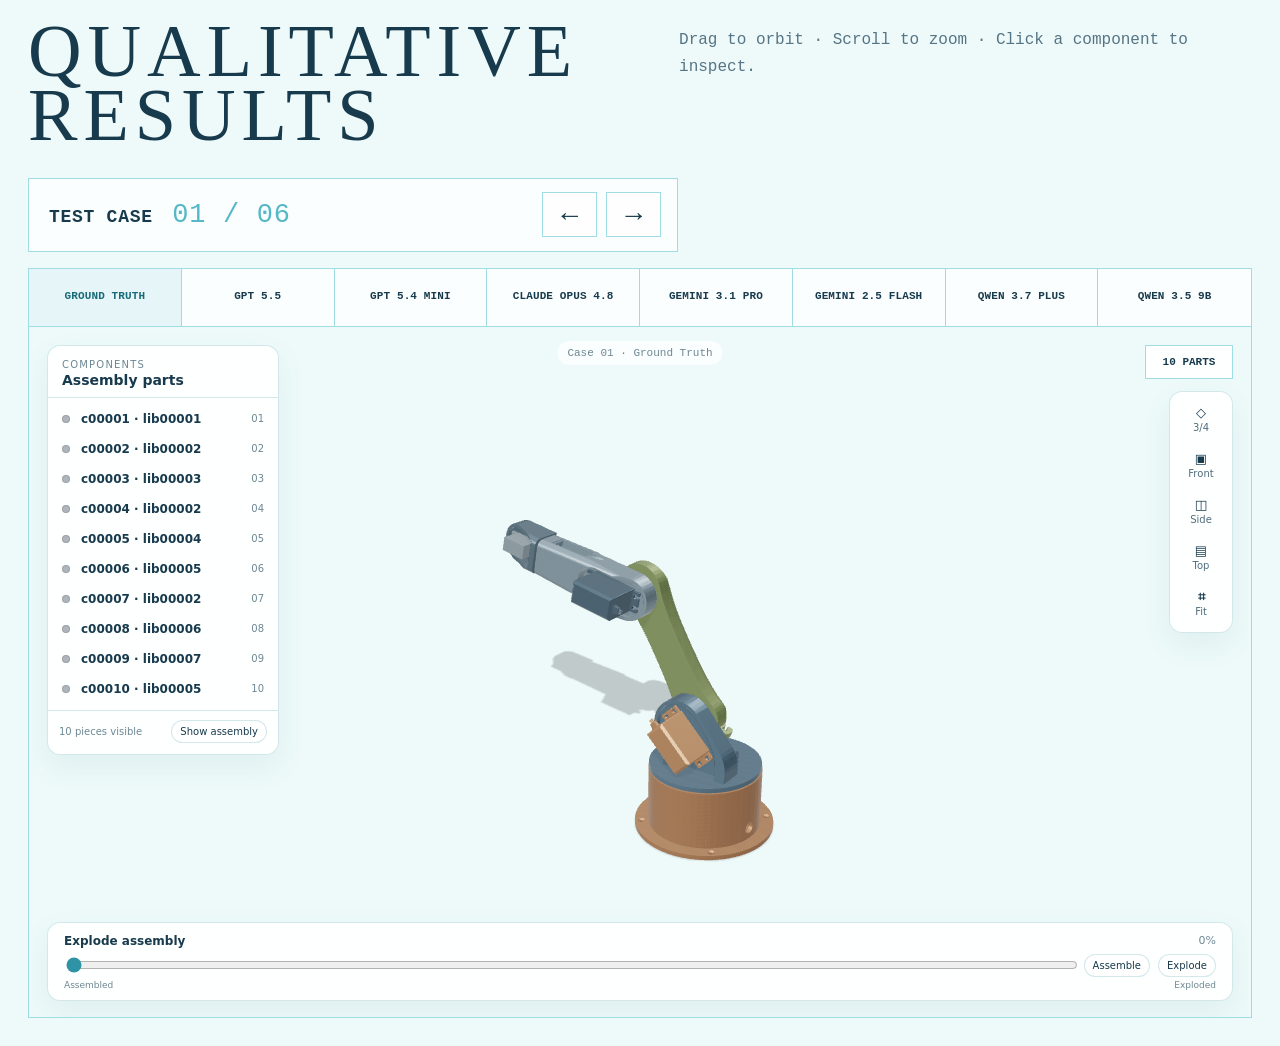
<file: public/media/qualitative_3d/index.html>
<!doctype html>
<html lang="en">
<head>
  <meta charset="utf-8" />
  <meta name="viewport" content="width=device-width, initial-scale=1" />
  <title>Qualitative Results · Single View</title>
  <link rel="stylesheet" href="style.css" />
  <script>
    window.addEventListener('message', event => {
      if (event.source !== parent || event.data?.type !== 'omnicad-viewer-theme') return;
      document.documentElement.classList.toggle('omnicad-host-dark', event.data.dark);
      document.documentElement.style.setProperty('--page-bg', event.data.background);
    });
    if (window.parent !== window) {
      document.documentElement.classList.add('embedded');
      parent.postMessage({type:'omnicad-viewer-ready'}, '*');
      document.addEventListener('DOMContentLoaded', () => {
        const notify = () => {
          const frame = document.querySelector('.result-frame');
          if (frame) parent.postMessage({type:'omnicad-viewer-height', height:Math.ceil(frame.getBoundingClientRect().bottom + 2)}, '*');
        };
        new ResizeObserver(notify).observe(document.querySelector('.page-shell'));
        notify();
      });
    }
    try {
      if (window.parent !== window) {
        document.documentElement.classList.add('embedded');
        const sync = () => {
          document.documentElement.classList.toggle('omnicad-host-dark', !parent.document.body.classList.contains('bright'));
          const section = parent.document.getElementById('showcase');
          if (section) document.documentElement.style.setProperty('--page-bg', parent.getComputedStyle(section).backgroundColor);
        };
        sync();
        new MutationObserver(sync).observe(parent.document.body, {attributes:true, attributeFilter:['class']});
      }
    } catch (error) { console.warn('Viewer theme sync unavailable', error); }
  </script>
</head>
<body>
  <main class="page-shell">
    <header class="page-header">
      <h1>QUALITATIVE<br />RESULTS</h1>
      <p class="page-instruction">Drag to orbit · Scroll to zoom · Click a component to inspect.</p>
    </header>

    <section class="case-nav" aria-label="Test case navigation">
      <div class="case-label">TEST CASE <span id="caseCount">01 / 06</span></div>
      <div class="case-actions">
        <button id="prevCase" type="button" aria-label="Previous test case">←</button>
        <button id="nextCase" type="button" aria-label="Next test case">→</button>
      </div>
    </section>

    <section class="result-frame" aria-label="Selected qualitative result">
      <div id="modelTabs" class="model-tabs" role="tablist" aria-label="Model result source">
        <button class="model-tab active" data-model="gt" type="button" role="tab" aria-selected="true">GROUND TRUTH</button>
        <button class="model-tab" data-model="gpt55" type="button" role="tab" aria-selected="false">GPT 5.5</button>
        <button class="model-tab" data-model="gpt54mini" type="button" role="tab" aria-selected="false">GPT 5.4 MINI</button>
        <button class="model-tab" data-model="claude48" type="button" role="tab" aria-selected="false">CLAUDE OPUS 4.8</button>
        <button class="model-tab" data-model="gemini31" type="button" role="tab" aria-selected="false">GEMINI 3.1 PRO</button>
        <button class="model-tab" data-model="gemini25" type="button" role="tab" aria-selected="false">GEMINI 2.5 FLASH</button>
        <button class="model-tab" data-model="qwen37" type="button" role="tab" aria-selected="false">QWEN 3.7 PLUS</button>
        <button class="model-tab" data-model="qwen35" type="button" role="tab" aria-selected="false">QWEN 3.5 9B</button>
      </div>

      <div id="viewerStage" class="viewer-stage">
        <div id="viewport"></div>
        <div id="status" class="status">Case 01 · Ground Truth</div>
        <div id="partsChip" class="parts-chip">10 PARTS</div>
        <div id="noOutput" class="no-output" aria-live="polite">NO OUTPUT</div>

        <aside class="panel parts-panel">
          <div class="panel-head">
            <div class="panel-kicker">Components</div>
            <div class="panel-title">Assembly parts</div>
          </div>
          <div id="partsList" class="parts-list"></div>
          <div class="panel-foot">
            <span id="visibleCount" class="small">0 pieces visible</span>
            <button id="clearSelection" class="tiny-btn" type="button">Show assembly</button>
          </div>
        </aside>

        <aside class="panel camera-panel" aria-label="Camera views">
          <button class="cam-btn" data-view="perspective" type="button"><strong>◇</strong>3/4</button>
          <button class="cam-btn" data-view="front" type="button"><strong>▣</strong>Front</button>
          <button class="cam-btn" data-view="side" type="button"><strong>◫</strong>Side</button>
          <button class="cam-btn" data-view="top" type="button"><strong>▤</strong>Top</button>
          <button class="cam-btn" data-view="fit" type="button"><strong>⌗</strong>Fit</button>
        </aside>

        <section id="dock" class="dock" aria-label="Explosion control">
          <div class="dock-top">
            <span class="dock-title">Explode assembly</span>
            <span id="explodeValue" class="dock-value">0%</span>
          </div>
          <div class="range-row">
            <input id="explodeRange" type="range" min="0" max="100" value="0" step="1" />
            <button id="assembleBtn" class="dock-btn" type="button">Assemble</button>
            <button id="explodeBtn" class="dock-btn" type="button">Explode</button>
          </div>
          <div class="dock-labels"><span>Assembled</span><span>Exploded</span></div>
        </section>

        <div id="loading" class="loading">
          <div class="loader-card">
            <div class="loader-ring"></div>
            <div id="loaderText" class="loader-text">Loading qualitative result…</div>
          </div>
        </div>

        <div id="errorBox" class="error">
          <h2>Unable to load the result assets</h2>
          <p id="errorText">The selected model could not be loaded. Please reload the page and try again.</p>
        </div>
      </div>
    </section>
  </main>

  <script src="viewer-source.js?v=viewer-v6"></script>
  <script src="viewer-runtime.js?v=viewer-v6" onerror="document.getElementById('loading').classList.add('done'); document.getElementById('errorText').textContent='Unable to read viewer-runtime.js'; document.getElementById('errorBox').classList.add('visible');"></script>
</body>
</html>
</file>
<file: public/media/qualitative_3d/style.css>
:root {
  color-scheme: light;
  --page-bg: #eefafa;
  --ink: #173a4c;
  --muted: #6d8793;
  --line: #9fdde4;
  --line-soft: rgba(74,157,170,.24);
  --accent: #55b8c7;
  --accent-strong: #2e94a5;
  --accent-soft: rgba(85,184,199,.13);
  --shadow: 0 12px 30px rgba(55,103,111,.08);
  font-family: Georgia, 'Times New Roman', serif;
}
* { box-sizing: border-box; }
html, body { margin: 0; width: 100%; min-height: 100%; background: var(--page-bg); color: var(--ink); }
html.embedded .page-header { display: none; }
html.embedded .page-shell { min-height: 0; padding: 0; }
html.embedded .case-nav { margin-top: 0; }
html.omnicad-host-dark {
  color-scheme: dark;
  --page-bg: #020b10;
  --ink: #d9f8ff;
  --muted: #92adbd;
  --line: #31576a;
  --line-soft: #31576a;
  --accent: #3ee8ff;
  --accent-strong: #3ee8ff;
  --accent-soft: #123647;
}
html.omnicad-host-dark .case-nav,
html.omnicad-host-dark .case-actions button,
html.omnicad-host-dark .model-tabs,
html.omnicad-host-dark .result-frame,
html.omnicad-host-dark .panel,
html.omnicad-host-dark .parts-chip,
html.omnicad-host-dark .status,
html.omnicad-host-dark .dock,
html.omnicad-host-dark .loader-card,
html.omnicad-host-dark .no-output { background: var(--page-bg); color: var(--ink); }
html.omnicad-host-dark .model-tab.active,
html.omnicad-host-dark .part-btn.active { color: var(--accent); }
html.omnicad-host-dark .cam-btn,
html.omnicad-host-dark .dock-value,
html.omnicad-host-dark .part-lib,
html.omnicad-host-dark .small,
html.omnicad-host-dark .dock-labels { color: var(--muted); }
html.omnicad-host-dark .tiny-btn,
html.omnicad-host-dark .dock-btn,
html.omnicad-host-dark .cam-btn:hover { background: var(--accent-soft); color: var(--ink); border-color: var(--line); }
body { overflow-x: hidden; }
button, input { font: inherit; }
button { color: inherit; }
.page-shell { width: 100%; min-height: 100vh; padding: 20px 28px 28px; }
.page-header { display: grid; grid-template-columns: minmax(420px,1fr) minmax(420px,.95fr); gap: 48px; align-items: start; }
.page-header h1 { margin: 0; font-size: clamp(54px,5.8vw,92px); line-height: .86; font-weight: 400; letter-spacing: .08em; }
.page-instruction { margin: 7px 0 0; font-family: ui-monospace,SFMono-Regular,Menlo,monospace; font-size: clamp(14px,1.25vw,21px); line-height: 1.7; color: #557484; }
.case-nav { width: min(650px,54vw); height: 74px; margin-top: 30px; border: 1px solid var(--line); background: rgba(255,255,255,.78); display: flex; align-items: center; justify-content: space-between; padding: 0 16px 0 20px; }
.case-label { font-family: ui-monospace,SFMono-Regular,Menlo,monospace; font-weight: 700; letter-spacing: .04em; font-size: 18px; }
.case-label span { color: var(--accent); font-weight: 400; font-size: 27px; margin-left: 8px; }
.case-actions { display: flex; gap: 9px; }
.case-actions button { width: 55px; height: 45px; background: rgba(255,255,255,.72); border: 1px solid var(--line); font-size: 28px; cursor: pointer; }
.case-actions button:hover { background: var(--accent-soft); }
.result-frame { margin-top: 16px; border: 1px solid var(--line); background: rgba(255,255,255,.45); min-height: 650px; }
.model-tabs { min-height: 58px; display: grid; grid-template-columns: repeat(8,minmax(0,1fr)); border-bottom: 1px solid var(--line); background: rgba(255,255,255,.62); }
.model-tab { min-width: 0; padding: 10px 8px; border: 0; border-right: 1px solid var(--line); background: transparent; display: grid; place-items: center; font-family: ui-monospace,SFMono-Regular,Menlo,monospace; font-weight: 700; font-size: 11px; line-height: 1.25; letter-spacing: .01em; cursor: pointer; }
.model-tab:last-child { border-right: 0; }
.model-tab:hover { background: rgba(85,184,199,.08); }
.model-tab.active { background: var(--accent-soft); color: #176b79; }
.viewer-stage { position: relative; height: min(66vw,690px); min-height: 560px; overflow: hidden; background: var(--page-bg); }
#viewport { position: absolute; inset: 0; background: var(--page-bg); }
#viewport canvas { display: block; width: 100%; height: 100%; outline: none; }
.status { position: absolute; z-index: 5; left: 50%; top: 14px; transform: translateX(-50%); font: 11px ui-monospace,SFMono-Regular,Menlo,monospace; color: var(--muted); background: rgba(255,255,255,.76); padding: 6px 10px; border-radius: 999px; pointer-events: none; }
.parts-chip { position: absolute; z-index: 8; right: 18px; top: 18px; min-width: 88px; height: 34px; padding: 0 10px; border: 1px solid var(--line); background: rgba(255,255,255,.9); display: grid; place-items: center; font: 700 11px ui-monospace,SFMono-Regular,Menlo,monospace; }
.panel { position: absolute; z-index: 8; background: rgba(255,255,255,.92); border: 1px solid var(--line-soft); backdrop-filter: blur(14px); box-shadow: var(--shadow); border-radius: 13px; font-family: Inter,ui-sans-serif,system-ui,sans-serif; }
.parts-panel { left: 18px; top: 18px; width: 232px; max-height: calc(100% - 122px); overflow: hidden; }
.panel-head { padding: 13px 14px 9px; border-bottom: 1px solid var(--line-soft); }
.panel-kicker { font-size: 10px; color: var(--muted); letter-spacing: .12em; text-transform: uppercase; }
.panel-title { font-size: 14px; font-weight: 700; margin-top: 2px; }
.parts-list { padding: 6px; overflow: auto; max-height: 390px; }
.part-btn { width: 100%; border: 0; background: transparent; border-radius: 8px; padding: 8px; display: grid; grid-template-columns: 11px minmax(0,1fr) auto; gap: 8px; align-items: center; text-align: left; cursor: pointer; }
.part-btn:hover { background: rgba(23,58,76,.05); }
.part-btn.active { background: var(--accent-soft); color: #176b79; }
.part-dot { width: 8px; height: 8px; border-radius: 50%; background: #aeb5bd; box-shadow: inset 0 0 0 1px rgba(0,0,0,.12); }
.part-name { font-size: 12px; font-weight: 650; overflow: hidden; text-overflow: ellipsis; white-space: nowrap; }
.part-lib { font-size: 10px; color: var(--muted); }
.panel-foot { padding: 9px 11px 11px; border-top: 1px solid var(--line-soft); display: flex; justify-content: space-between; align-items: center; gap: 8px; }
.small { font-size: 10px; color: var(--muted); }
.tiny-btn,.dock-btn { border: 1px solid var(--line-soft); background: white; border-radius: 999px; padding: 5px 8px; font-size: 10px; cursor: pointer; }
.camera-panel { right: 18px; top: 64px; padding: 7px; display: grid; gap: 4px; }
.cam-btn { width: 48px; height: 42px; border: 1px solid transparent; background: transparent; border-radius: 8px; cursor: pointer; font-size: 10px; color: #506d7b; font-family: Inter,ui-sans-serif,system-ui,sans-serif; }
.cam-btn:hover { background: white; border-color: var(--line-soft); }
.cam-btn strong { display: block; font-size: 13px; line-height: 1; margin-bottom: 3px; color: var(--ink); }
.dock { position: absolute; z-index: 9; left: 18px; right: 18px; bottom: 16px; padding: 11px 16px 10px; background: rgba(255,255,255,.94); border: 1px solid var(--line-soft); border-radius: 13px; backdrop-filter: blur(14px); box-shadow: var(--shadow); font-family: Inter,ui-sans-serif,system-ui,sans-serif; }
.dock-top { display: flex; justify-content: space-between; align-items: center; }
.dock-title { font-size: 12px; font-weight: 700; }
.dock-value { font-size: 11px; color: var(--muted); }
.range-row { margin-top: 6px; display: grid; grid-template-columns: 1fr auto auto; gap: 8px; align-items: center; }
input[type='range'] { width: 100%; accent-color: var(--accent-strong); }
.dock-labels { display: flex; justify-content: space-between; margin-top: 3px; font-size: 9px; color: var(--muted); }
.no-output { position: absolute; z-index: 12; inset: 0; display: none; place-items: center; background: rgba(238,250,250,.96); font: 900 clamp(28px,3vw,52px) ui-monospace,SFMono-Regular,Menlo,monospace; letter-spacing: .18em; color: #54707e; }
.viewer-stage.no-output-state .no-output { display: grid; }
.viewer-stage.no-output-state .parts-panel,.viewer-stage.no-output-state .camera-panel,.viewer-stage.no-output-state .dock,.viewer-stage.no-output-state .parts-chip,.viewer-stage.no-output-state .status { display: none !important; }
.loading { position: absolute; z-index: 20; inset: 0; display: grid; place-items: center; background: var(--page-bg); transition: opacity .25s ease; }
.loading.done { display: none; opacity: 0; pointer-events: none; }
.loader-card { text-align: center; font-family: Inter,ui-sans-serif,system-ui,sans-serif; }
.loader-ring { width: 28px; height: 28px; margin: 0 auto 10px; border-radius: 50%; border: 2px solid var(--line-soft); border-top-color: var(--accent-strong); animation: spin .8s linear infinite; }
.loader-text { font-size: 12px; color: var(--muted); }
@keyframes spin { to { transform: rotate(360deg); } }
.error { position: absolute; z-index: 30; left: 50%; top: 50%; transform: translate(-50%,-50%); display: none; width: min(520px,calc(100% - 40px)); background: white; border: 1px solid #df9a8f; border-radius: 14px; padding: 18px; box-shadow: var(--shadow); font-family: Inter,ui-sans-serif,system-ui,sans-serif; }
.error.visible { display: block; }
.error h2 { margin: 0 0 8px; font-size: 15px; }
.error p { margin: 0; font-size: 12px; line-height: 1.6; color: var(--muted); }
.error code { font-family: ui-monospace,SFMono-Regular,Menlo,monospace; }
@media (max-width: 1100px) {
  .model-tabs { grid-template-columns: repeat(4,1fr); }
}
@media (max-width: 980px) {
  .page-header { grid-template-columns: 1fr; gap: 14px; }
  .case-nav { width: 100%; }
  .viewer-stage { min-height: 610px; }
}
</file>
